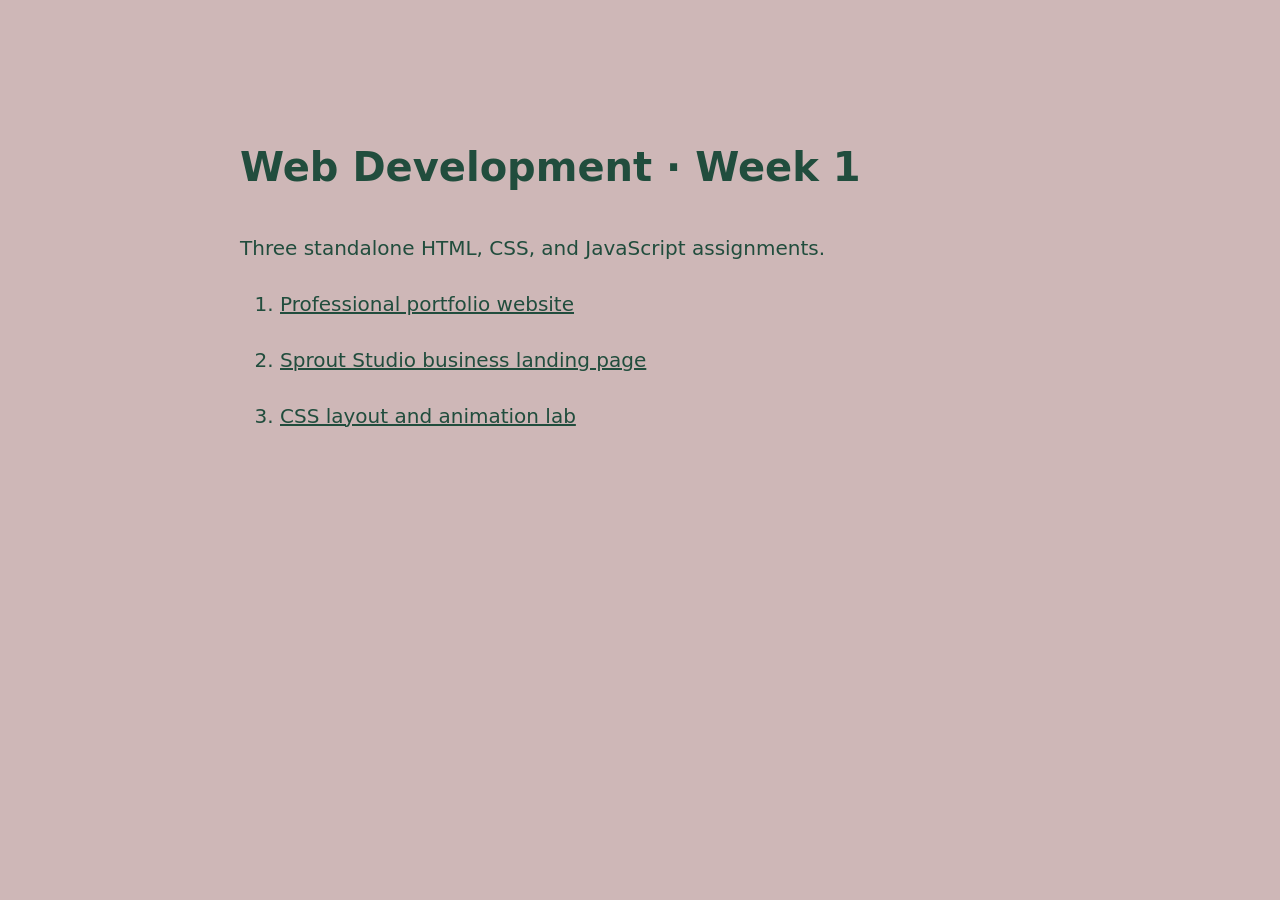
<file: week1-assignments/index.html>
<!doctype html>
<html lang="en">

<head>
  <meta charset="utf-8" />
  <meta name="viewport" content="width=device-width,initial-scale=1" />
  <title>Week 1 Assignments</title>
  <style>
    body {
      font: 20px/1.8 system-ui;
      max-width: 800px;
      margin: 80px auto;
      padding: 24px;
      background: #ceb7b7;
      color: #214d3d;
    }

    a {
      color: inherit;
    }

    li {
      margin: 20px 0;
    }
  </style>
</head>

<body>
  <h1>Web Development · Week 1</h1>
  <p>Three standalone HTML, CSS, and JavaScript assignments.</p>
  <ol>
    <li>
      <a href="portfolio-website/index.html">Professional portfolio website</a>
    </li>
    <li>
      <a href="business-landing-page/index.html">Sprout Studio business landing page</a>
    </li>
    <li>
      <a href="css-challenge/index.html">CSS layout and animation lab</a>
    </li>
  </ol>
</body>

</html>
</file>
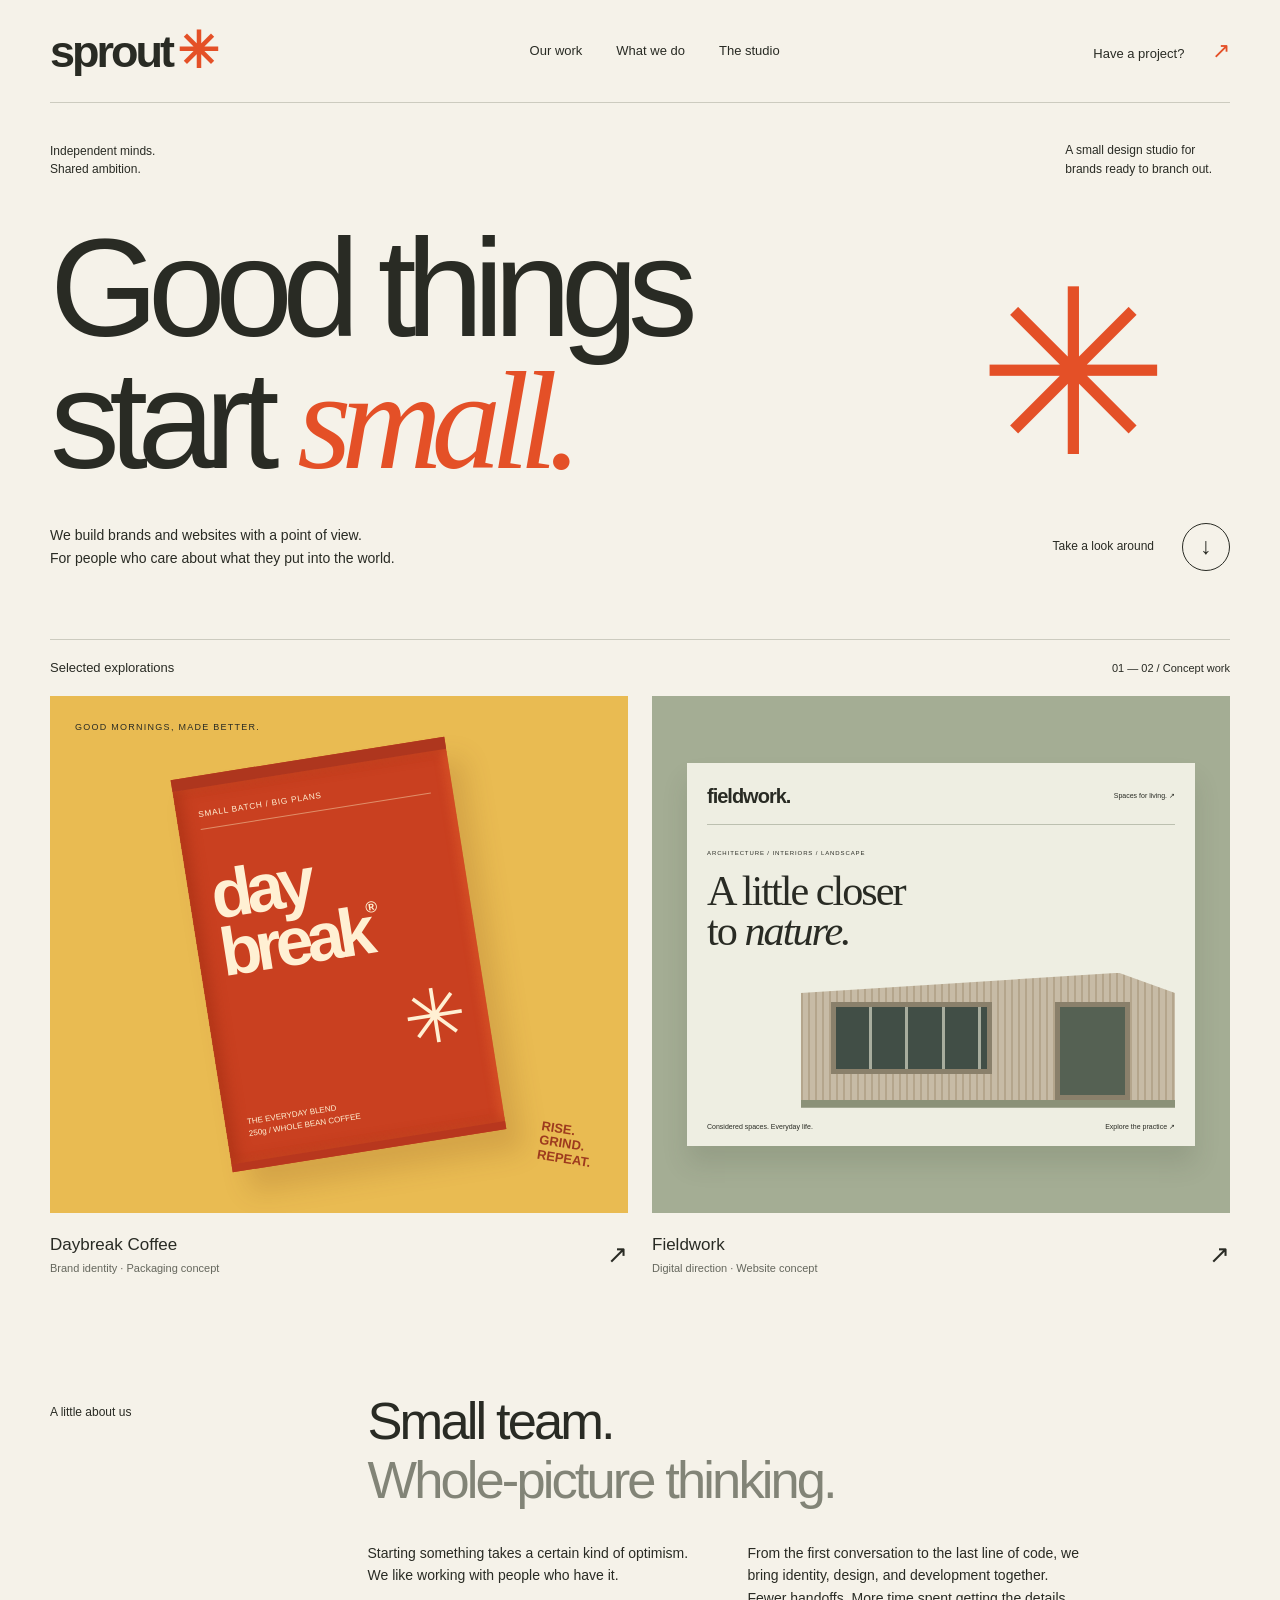
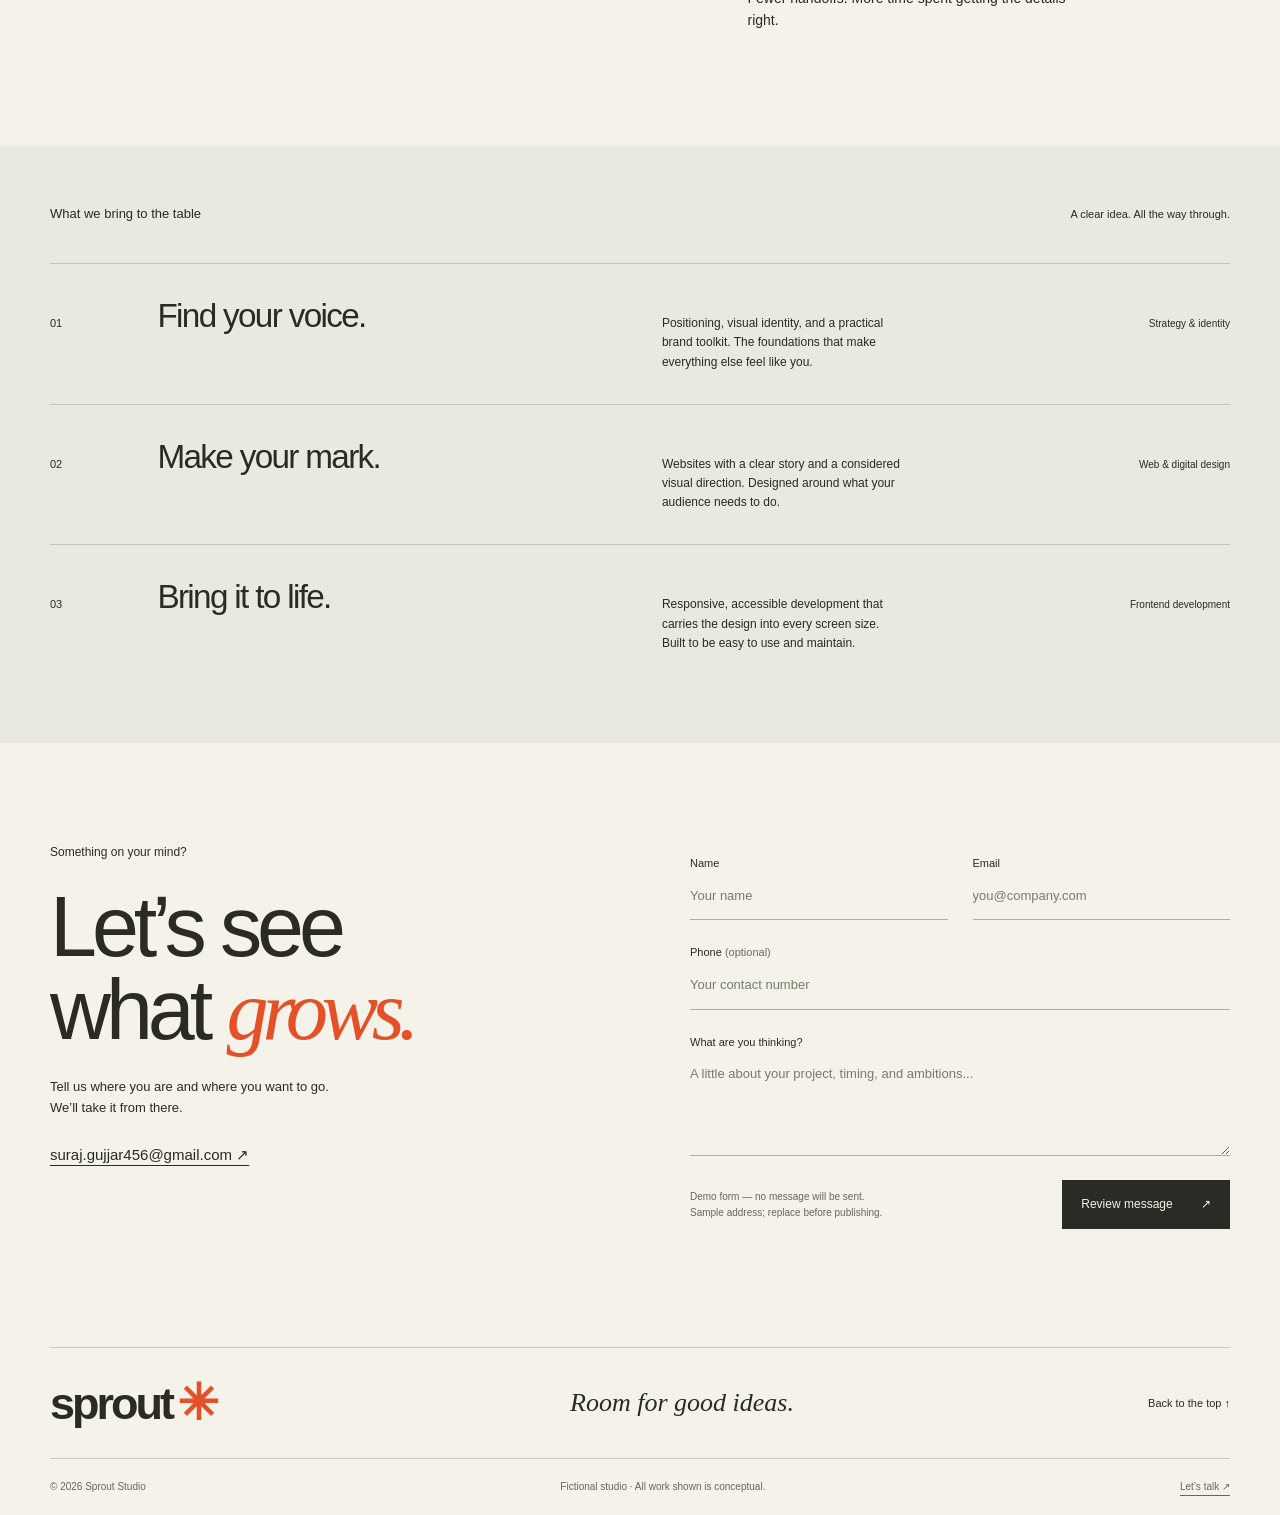
<file: week1-assignments/business-landing-page/index.html>
﻿<!doctype html>
<html lang="en">

<head>
  <meta charset="utf-8" />
  <meta name="viewport" content="width=device-width, initial-scale=1" />
  <meta name="description"
    content="Sprout is an independent design studio for brands with something to say. Brand identity, websites, and development." />
  <title>Sprout — Independent design studio</title>
  <link rel="stylesheet" href="css/style.css" />
  <script defer src="js/script.js"></script>
</head>

<body>
  <a class="skip" href="#main">Skip to content</a>
  <header class="wrap">
    <nav aria-label="Main navigation">
      <a class="brand" href="#home" aria-label="Sprout home">sprout<span aria-hidden="true">✳</span></a>
      <div class="links">
        <a href="#work">Our work</a><a href="#services">What we do</a><a href="#about">The studio</a>
      </div>
      <a class="nav-contact" href="#contact">Have a project? <span aria-hidden="true">↗</span></a>
    </nav>
  </header>
  <main id="main">
    <section id="home" class="hero wrap">
      <div class="hero-top">
        <p class="eyebrow">Independent minds.<br />Shared ambition.</p>
        <p class="hero-note">
          A small design studio for<br />brands ready to branch out.
        </p>
      </div>
      <h1>
        Good things<br />start <em>small.</em><span class="hero-flower" aria-hidden="true">✳</span>
      </h1>
      <div class="hero-bottom">
        <p>
          We build brands and websites with a point of view.<br />
          For people who care about what they put into the world.
        </p>
        <a class="round-link" href="#work"><span>Take a look around</span><span class="circle"
            aria-hidden="true">↓</span></a>
      </div>
    </section>
    <section id="work" class="work wrap">
      <div class="section-line">
        <h2>Selected explorations</h2>
        <span>01 — 02 / Concept work</span>
      </div>
      <div class="projects">
        <article class="project">
          <div class="project-visual coffee" role="img"
            aria-label="Daybreak coffee identity concept: a burnt orange coffee bag with bold cream typography on a yellow background">
            <span class="visual-caption">GOOD MORNINGS, MADE BETTER.</span>
            <div class="coffee-bag">
              <span class="bag-top">SMALL BATCH / BIG PLANS</span><strong>day<br />break<span>®</span></strong>
              <div class="sun" aria-hidden="true">✳</div>
              <span class="bag-bottom">THE EVERYDAY BLEND<br />250g / WHOLE BEAN COFFEE</span>
            </div>
            <span class="coffee-stamp">RISE.<br />GRIND.<br />REPEAT.</span>
          </div>
          <div class="project-caption">
            <h3>Daybreak Coffee</h3>
            <p>Brand identity · Packaging concept</p>
            <span aria-hidden="true">↗</span>
          </div>
        </article>
        <article class="project">
          <div class="project-visual fieldwork" role="img"
            aria-label="Fieldwork architecture website concept with a minimalist olive green layout and an abstract architectural drawing">
            <div class="browser">
              <div class="browser-nav">
                <b>fieldwork.</b><span>Spaces for living. ↗</span>
              </div>
              <p class="browser-label">
                ARCHITECTURE / INTERIORS / LANDSCAPE
              </p>
              <strong class="browser-title">A little closer<br />to <i>nature.</i></strong>
              <div class="building">
                <div class="building-window"></div>
                <div class="building-door"></div>
              </div>
              <div class="browser-foot">
                Considered spaces. Everyday life.<span>Explore the practice ↗</span>
              </div>
            </div>
          </div>
          <div class="project-caption">
            <h3>Fieldwork</h3>
            <p>Digital direction · Website concept</p>
            <span aria-hidden="true">↗</span>
          </div>
        </article>
      </div>
    </section>
    <section id="about" class="about wrap">
      <p class="eyebrow">A little about us</p>
      <div>
        <h2>Small team.<br /><span>Whole-picture thinking.</span></h2>
        <div class="about-copy">
          <p>
            Starting something takes a certain kind of optimism. We like
            working with people who have it.
          </p>
          <p>
            From the first conversation to the last line of code, we bring
            identity, design, and development together. Fewer handoffs. More
            time spent getting the details right.
          </p>
        </div>
      </div>
    </section>
    <section id="services" class="services">
      <div class="wrap">
        <div class="section-line">
          <h2>What we bring to the table</h2>
          <span>A clear idea. All the way through.</span>
        </div>
        <article class="service">
          <span class="service-number">01</span>
          <h3>Find your voice.</h3>
          <p>
            Positioning, visual identity, and a practical brand toolkit. The
            foundations that make everything else feel like you.
          </p>
          <span class="service-type">Strategy &amp; identity</span>
        </article>
        <article class="service">
          <span class="service-number">02</span>
          <h3>Make your mark.</h3>
          <p>
            Websites with a clear story and a considered visual direction.
            Designed around what your audience needs to do.
          </p>
          <span class="service-type">Web &amp; digital design</span>
        </article>
        <article class="service">
          <span class="service-number">03</span>
          <h3>Bring it to life.</h3>
          <p>
            Responsive, accessible development that carries the design into
            every screen size. Built to be easy to use and maintain.
          </p>
          <span class="service-type">Frontend development</span>
        </article>
      </div>
    </section>
    <section id="contact" class="contact wrap">
      <div class="contact-intro">
        <p class="eyebrow">Something on your mind?</p>
        <h2>Let’s see<br />what <em>grows.</em></h2>
        <p>
          Tell us where you are and where you want to go.<br />We’ll take it
          from there.
        </p>
        <a href="mailto:hello@example.com">suraj.gujjar456@gmail.com ↗</a>
      </div>
      <form>
        <div class="form-row">
          <label>Name<input name="name" autocomplete="name" required maxlength="100"
              placeholder="Your name" /></label><label>Email<input name="email" type="email" autocomplete="email"
              required placeholder="you@company.com" /></label>
        </div>
        <label>Phone <span>(optional)</span><input name="phone" type="tel" autocomplete="tel"
            placeholder="Your contact number" /></label>
        <label>What are you thinking?<textarea name="message" required minlength="10" maxlength="3000"
            placeholder="A little about your project, timing, and ambitions..."></textarea>
        </label>
        <div class="form-bottom">
          <p class="notice">
            Demo form — no message will be sent.<br />Sample address; replace
            before publishing.
          </p>
          <button type="submit">
            Review message <span aria-hidden="true">↗</span>
          </button>
        </div>
        <p role="status" aria-live="polite"></p>
      </form>
    </section>
  </main>
  <footer class="wrap">
    <div class="footer-top">
      <a class="brand" href="#home">sprout<span aria-hidden="true">✳</span></a>
      <p>Room for good ideas.</p>
      <a href="#home">Back to the top ↑</a>
    </div>
    <div class="footer-bottom">
      <span>© 2026 Sprout Studio</span><span>Fictional studio · All work shown is conceptual.</span><a
        href="#contact">Let’s talk ↗</a>
    </div>
  </footer>
</body>

</html>
</file>
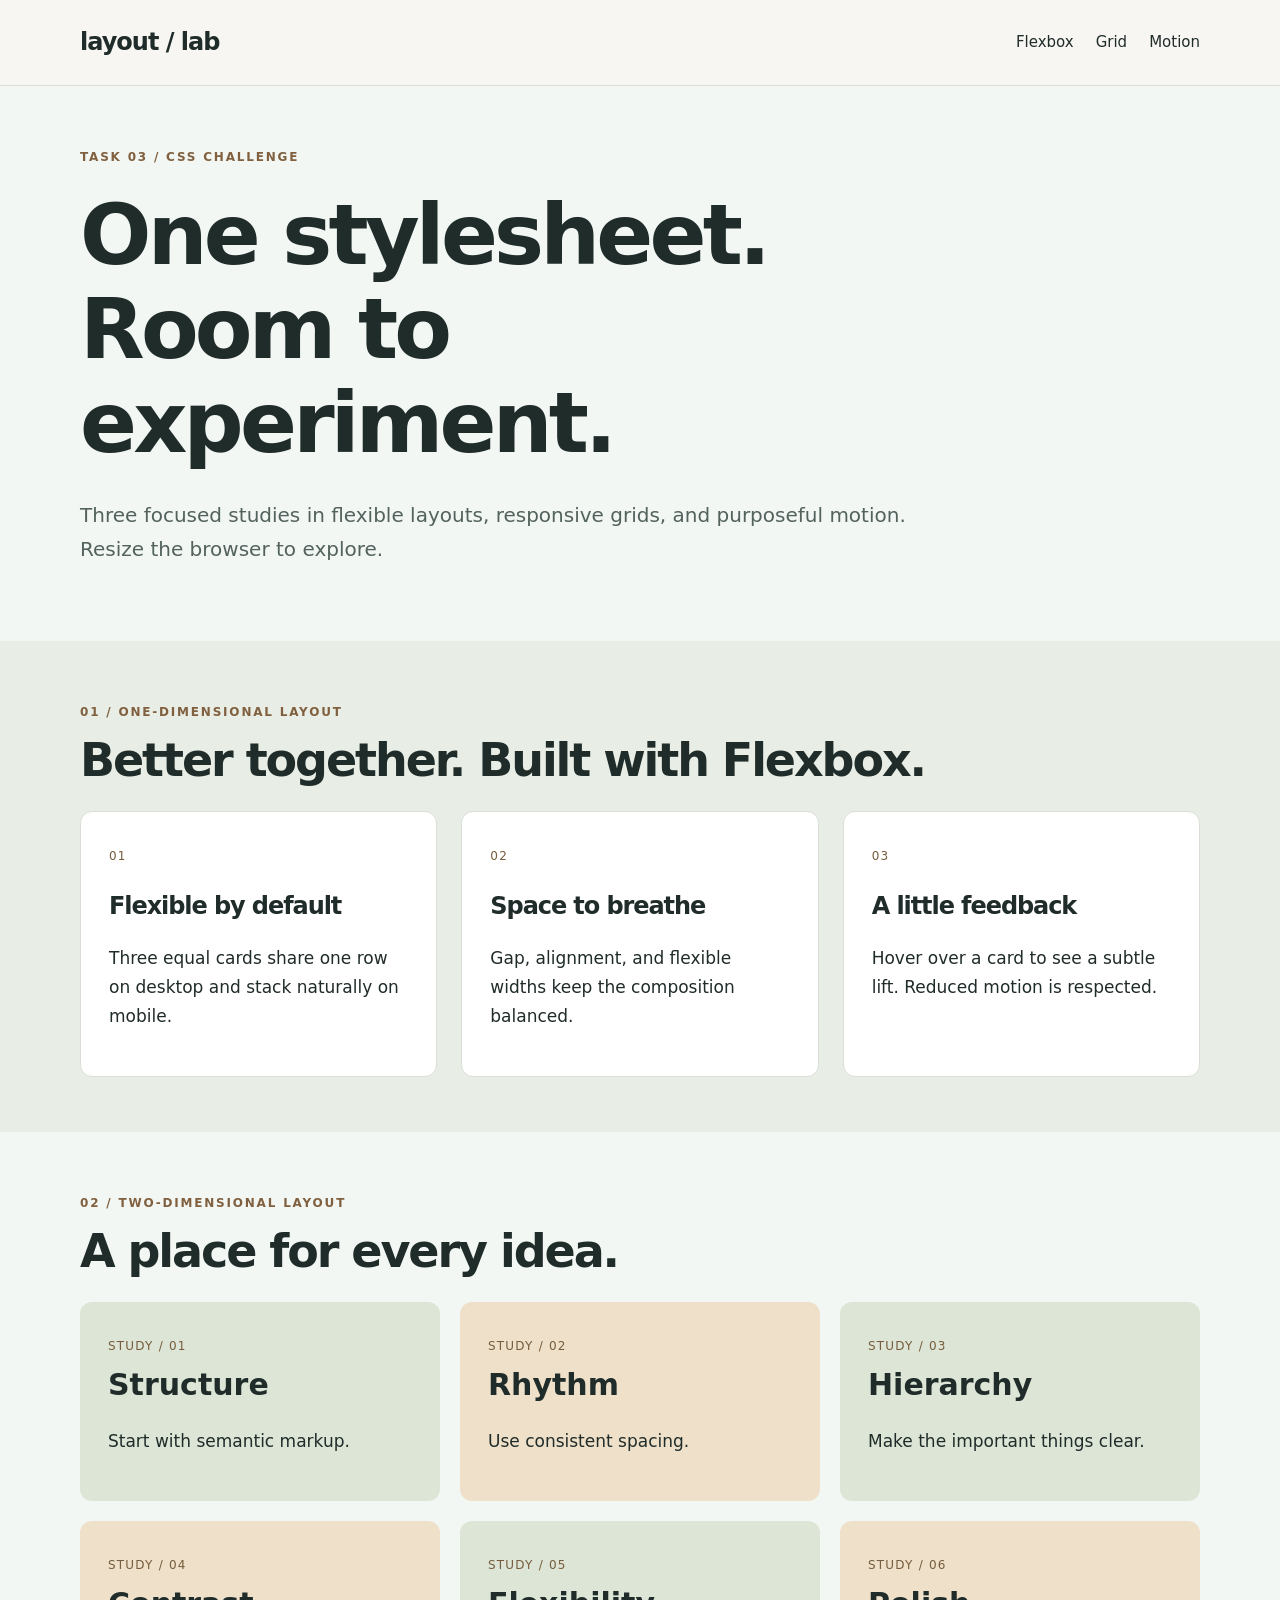
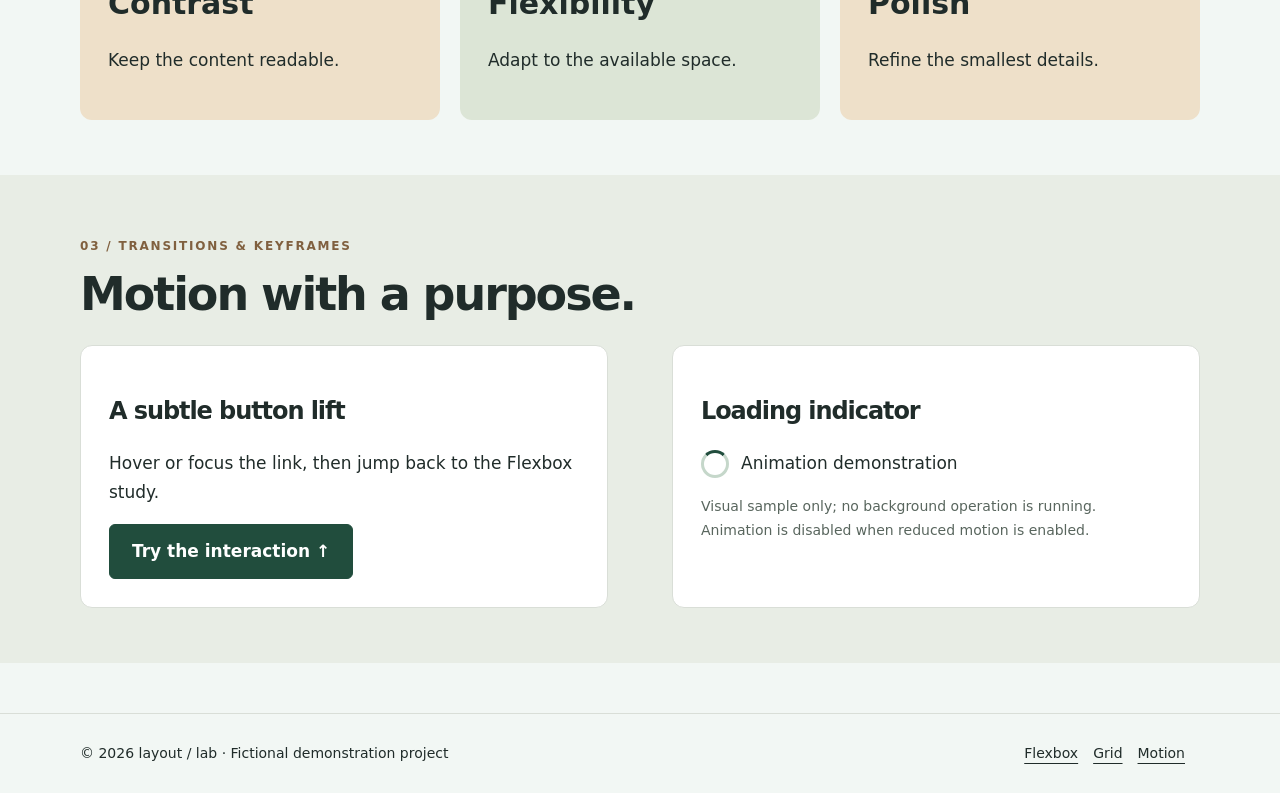
<file: week1-assignments/css-challenge/index.html>
<!doctype html>
<html lang="en">

<head>
  <meta charset="utf-8">
  <meta name="viewport" content="width=device-width, initial-scale=1">
  <meta name="description" content="CSS Layout Lab — Week 1 frontend assignment.">
  <title>CSS Layout Lab</title>
  <link rel="stylesheet" href="css/style.css">
  <script defer src="js/script.js"></script>
</head>

<body><a class="skip" href="#main">Skip to content</a>
  <header>
    <nav class="wrap" aria-label="Main navigation"><a class="brand" href="index.html">layout / lab</a>
      <div class="links"><a href="#flexbox">Flexbox</a><a href="#grid">Grid</a><a href="#animation">Motion</a></div>
    </nav>
  </header>
  <main id="main">
    <section class="wrap"><span class="eyebrow">Task 03 / CSS challenge</span>
      <h1>One stylesheet.<br>Room to experiment.</h1>
      <p class="lead">Three focused studies in flexible layouts, responsive grids, and purposeful motion. Resize the
        browser to explore.</p>
    </section>
    <section id="flexbox" class="band">
      <div class="wrap"><span class="eyebrow">01 / One-dimensional layout</span>
        <h2>Better together. Built with Flexbox.</h2>
        <div class="flex-row">
          <article class="card"><span class="tag">01</span>
            <h3>Flexible by default</h3>
            <p>Three equal cards share one row on desktop and stack naturally on mobile.</p>
          </article>
          <article class="card"><span class="tag">02</span>
            <h3>Space to breathe</h3>
            <p>Gap, alignment, and flexible widths keep the composition balanced.</p>
          </article>
          <article class="card"><span class="tag">03</span>
            <h3>A little feedback</h3>
            <p>Hover over a card to see a subtle lift. Reduced motion is respected.</p>
          </article>
        </div>
      </div>
    </section>
    <section id="grid" class="wrap"><span class="eyebrow">02 / Two-dimensional layout</span>
      <h2>A place for every idea.</h2>
      <div class="gallery">
        <article class="tile"><span class="tag">Study / 01</span><strong>Structure</strong>
          <p>Start with semantic markup.</p>
        </article>
        <article class="tile"><span class="tag">Study / 02</span><strong>Rhythm</strong>
          <p>Use consistent spacing.</p>
        </article>
        <article class="tile"><span class="tag">Study / 03</span><strong>Hierarchy</strong>
          <p>Make the important things clear.</p>
        </article>
        <article class="tile"><span class="tag">Study / 04</span><strong>Contrast</strong>
          <p>Keep the content readable.</p>
        </article>
        <article class="tile"><span class="tag">Study / 05</span><strong>Flexibility</strong>
          <p>Adapt to the available space.</p>
        </article>
        <article class="tile"><span class="tag">Study / 06</span><strong>Polish</strong>
          <p>Refine the smallest details.</p>
        </article>
      </div>
    </section>
    <section id="animation" class="band">
      <div class="wrap"><span class="eyebrow">03 / Transitions &amp; keyframes</span>
        <h2>Motion with a purpose.</h2>
        <div class="split">
          <article class="card">
            <h3>A subtle button lift</h3>
            <p>Hover or focus the link, then jump back to the Flexbox study.</p><a class="button" href="#flexbox">Try
              the interaction &uarr;</a>
          </article>
          <article class="card">
            <h3>Loading indicator</h3>
            <p><span class="spinner" aria-hidden="true"></span>Animation demonstration</p>
            <p class="notice">Visual sample only; no background operation is running. Animation is disabled when reduced
              motion is enabled.</p>
          </article>
        </div>
      </div>
    </section>
  </main>
  <footer>
    <div class="wrap"><span>&copy; 2026 layout / lab · Fictional demonstration project</span><span><a
          href="#flexbox">Flexbox</a><a href="#grid">Grid</a><a href="#animation">Motion</a></span></div>
  </footer>
</body>

</html>
</file>
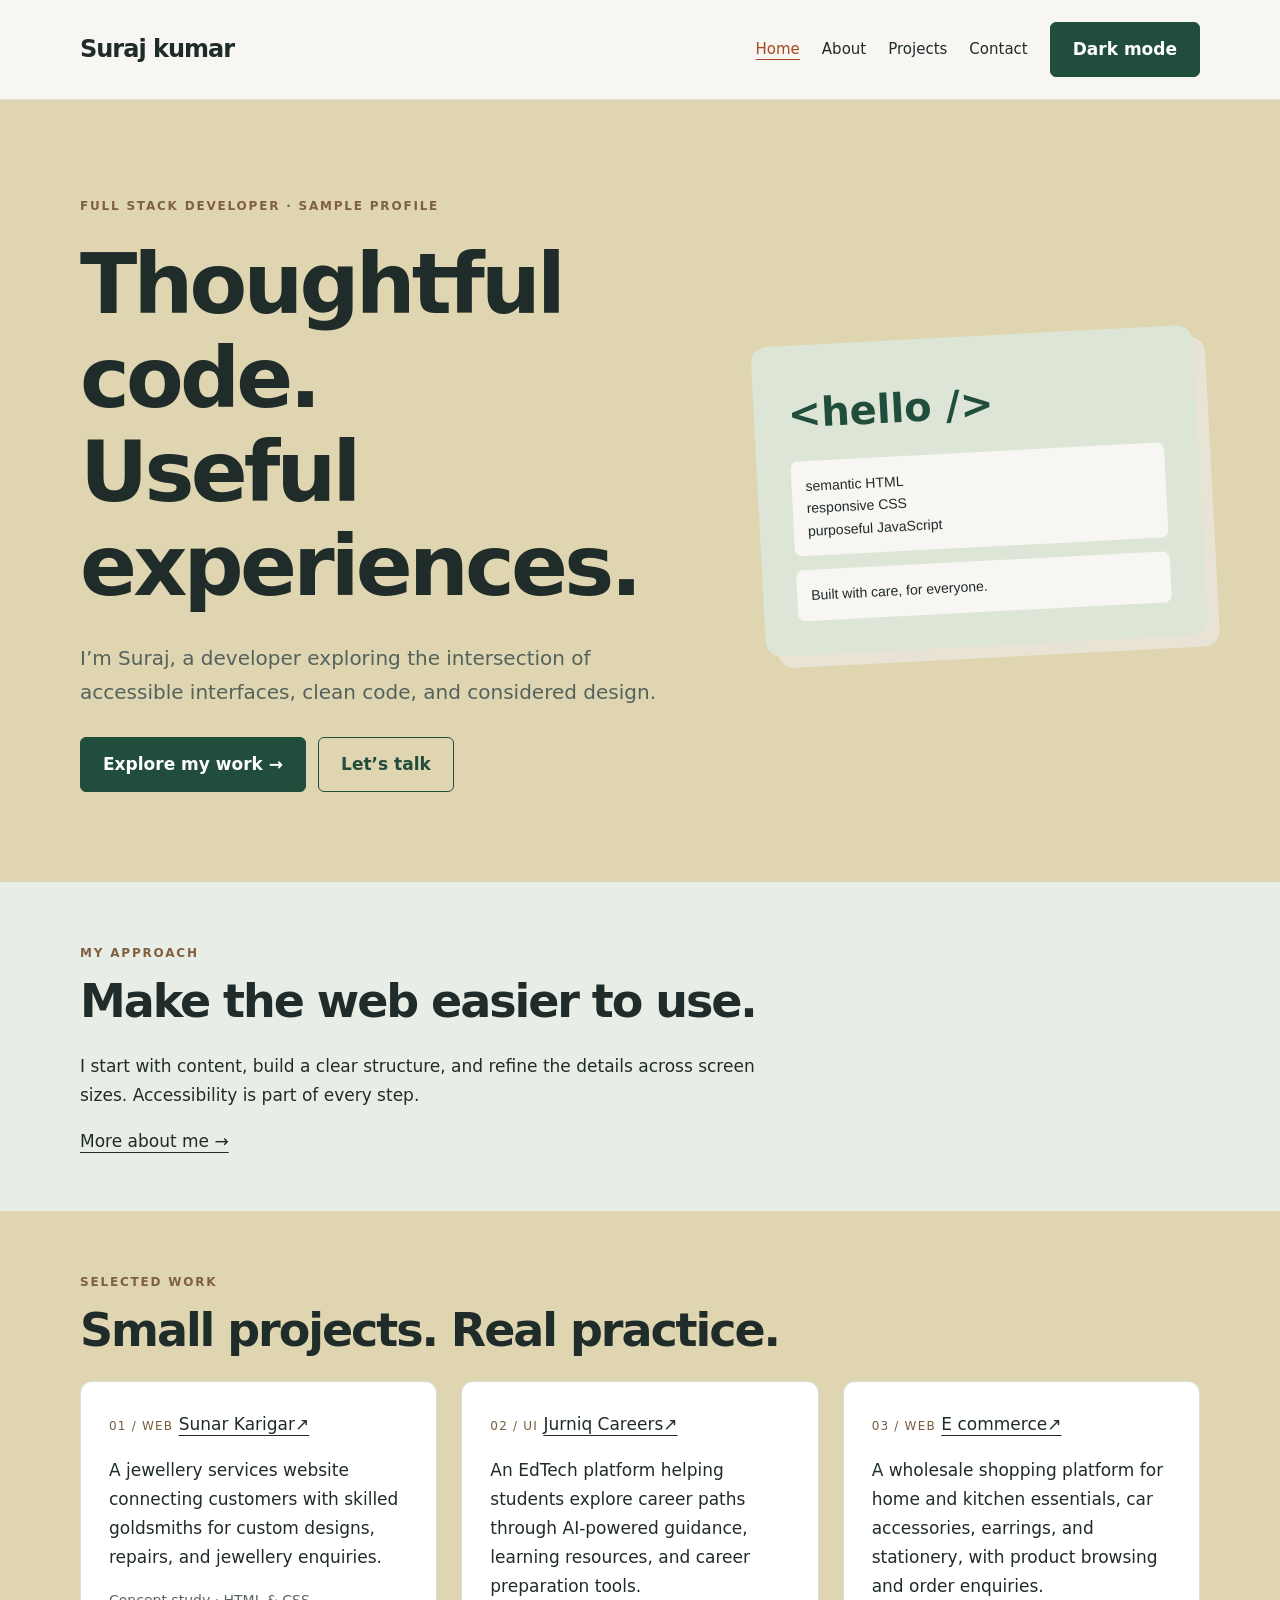
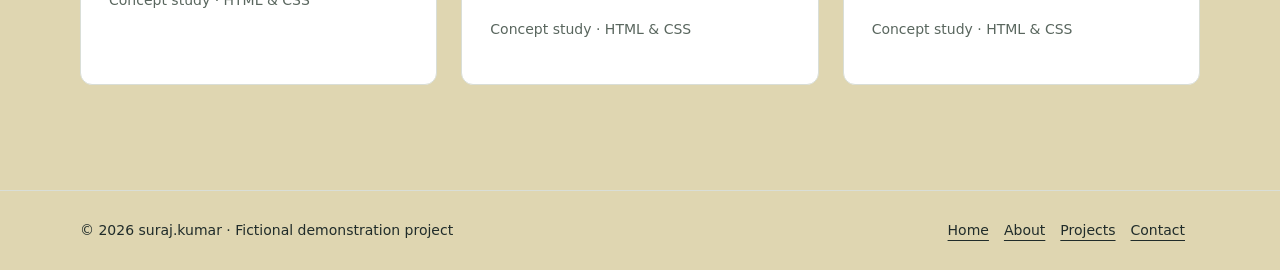
<file: week1-assignments/portfolio-website/index.html>
<!doctype html>
<html lang="en">

<head>
  <meta charset="utf-8">
  <meta name="viewport" content="width=device-width, initial-scale=1">
  <meta name="description" content="Suraj Kumar | Full Stack Developer — Week 1 frontend assignment.">
  <title>Suraj Kumar | Full Stack Developer</title>
  <link rel="stylesheet" href="css/style.css">
  <script defer src="js/script.js"></script>
</head>

<body><a class="skip" href="#main">Skip to content</a>
  <header>
    <nav class="wrap" aria-label="Main navigation"><a class="brand" href="index.html">Suraj kumar</a>
      <div class="links"><a href="index.html" aria-current="page">Home</a><a href="about.html">About</a><a
          href="projects.html">Projects</a><a href="contact.html">Contact</a><button data-theme
          aria-pressed="false">Dark mode</button></div>
    </nav>
  </header>
  <main id="main">
    <div class="wrap hero">
      <div><span class="eyebrow">Full stack developer · Sample profile</span>
        <h1>Thoughtful code.<br>Useful experiences.</h1>
        <p class="lead">I’m Suraj, a developer exploring the intersection of accessible interfaces, clean code, and
          considered design.</p>
        <div class="actions"><a class="button" href="projects.html">Explore my work &rarr;</a><a
            class="button secondary" href="contact.html">Let’s talk</a></div>
      </div>
      <div class="art" role="img" aria-label="Illustrated frontend code card"><b>&lt;hello /&gt;</b><span>semantic
          HTML<br>responsive CSS<br>purposeful JavaScript</span><span>Built with care, for everyone.</span></div>
    </div>
    <section class="band">
      <div class="wrap"><span class="eyebrow">My approach</span>
        <h2>Make the web easier to use.</h2>
        <p>I start with content, build a clear structure, and refine the details across screen sizes. Accessibility is
          part of every step.</p><a href="about.html">More about me &rarr;</a>
      </div>
    </section>
    <section class="wrap"><span class="eyebrow">Selected work</span>
      <h2>Small projects. Real practice.</h2>
      <div class="grid">
        <article class="card" data-category="web"><span class="tag">01 / web</span>

          <a href="https://sunar-karighar.onrender.com/">Sunar Karigar↗</a>
          <p>A jewellery services website connecting customers with skilled goldsmiths for custom designs, repairs, and
            jewellery enquiries.</p>
          <p class="notice">Concept study · HTML &amp; CSS</p>
        </article>
        <article class="card" data-category="ui"><span class="tag">02 / ui</span>
          <a href="https://jurniqcareers.com/">Jurniq Careers↗</a>
          <p>An EdTech platform helping students explore career paths through AI-powered guidance, learning resources,
            and career preparation tools.</p>
          <p class="notice">Concept study · HTML &amp; CSS</p>
        </article>
        <article class="card" data-category="web"><span class="tag">03 / web</span>
          <a href="https://github.com/Suraj96504/jurniqwholesale/">E commerce↗</a>
          <p>A wholesale shopping platform for home and kitchen essentials, car accessories, earrings, and stationery,
            with product browsing and order enquiries.</p>
          <p class="notice">Concept study · HTML &amp; CSS</p>
        </article>
      </div>
    </section>
  </main>
  <footer>
    <div class="wrap"><span>&copy; 2026 suraj.kumar · Fictional demonstration project</span><span><a href="index.html"
          aria-current="page">Home</a><a href="about.html">About</a><a href="projects.html">Projects</a><a
          href="contact.html">Contact</a></span></div>
  </footer>
</body>

</html>
</file>
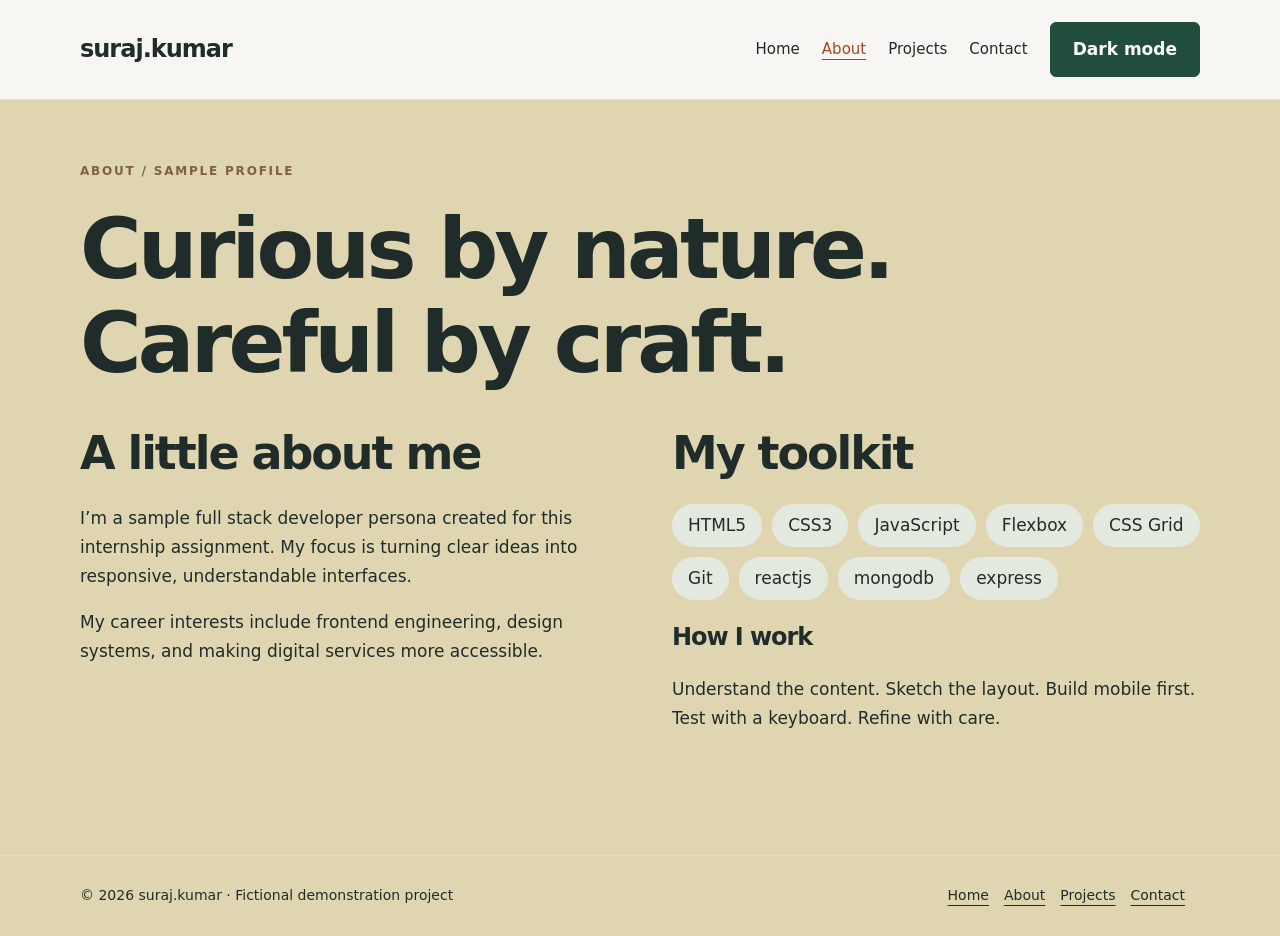
<file: week1-assignments/portfolio-website/about.html>
<!doctype html>
<html lang="en">

<head>
  <meta charset="utf-8">
  <meta name="viewport" content="width=device-width, initial-scale=1">
  <meta name="description" content="About Suraj — Week 1 frontend assignment.">
  <title>About Suraj</title>
  <link rel="stylesheet" href="css/style.css">
  <script defer src="js/script.js"></script>
</head>

<body><a class="skip" href="#main">Skip to content</a>
  <header>
    <nav class="wrap" aria-label="Main navigation"><a class="brand" href="index.html">suraj.kumar</a>
      <div class="links"><a href="index.html">Home</a><a href="about.html" aria-current="page">About</a><a
          href="projects.html">Projects</a><a href="contact.html">Contact</a><button data-theme
          aria-pressed="false">Dark mode</button></div>
    </nav>
  </header>
  <main id="main">
    <section class="wrap"><span class="eyebrow">About / Sample profile</span>
      <h1>Curious by nature.<br>Careful by craft.</h1>
      <div class="split">
        <div>
          <h2>A little about me</h2>
          <p>I’m a sample full stack developer persona created for this internship assignment. My focus is turning clear
            ideas into responsive, understandable interfaces.</p>
          <p>My career interests include frontend engineering, design systems, and making digital services more
            accessible.</p>
        </div>
        <div>
          <h2>My toolkit</h2>
          <div class="skills"><span>HTML5</span><span>CSS3</span><span>JavaScript</span><span>Flexbox</span><span>CSS
              Grid</span><span>Git</span>
            <span>reactjs</span>
            <span>mongodb</span>
            <span>express</span>
          </div>
          <h3>How I work</h3>
          <p>Understand the content. Sketch the layout. Build mobile first. Test with a keyboard. Refine with care.</p>
        </div>
      </div>
    </section>
  </main>
  <footer>
    <div class="wrap"><span>&copy; 2026 suraj.kumar · Fictional demonstration project</span><span><a
          href="index.html">Home</a><a href="about.html" aria-current="page">About</a><a
          href="projects.html">Projects</a><a href="contact.html">Contact</a></span></div>
  </footer>
</body>

</html>
</file>
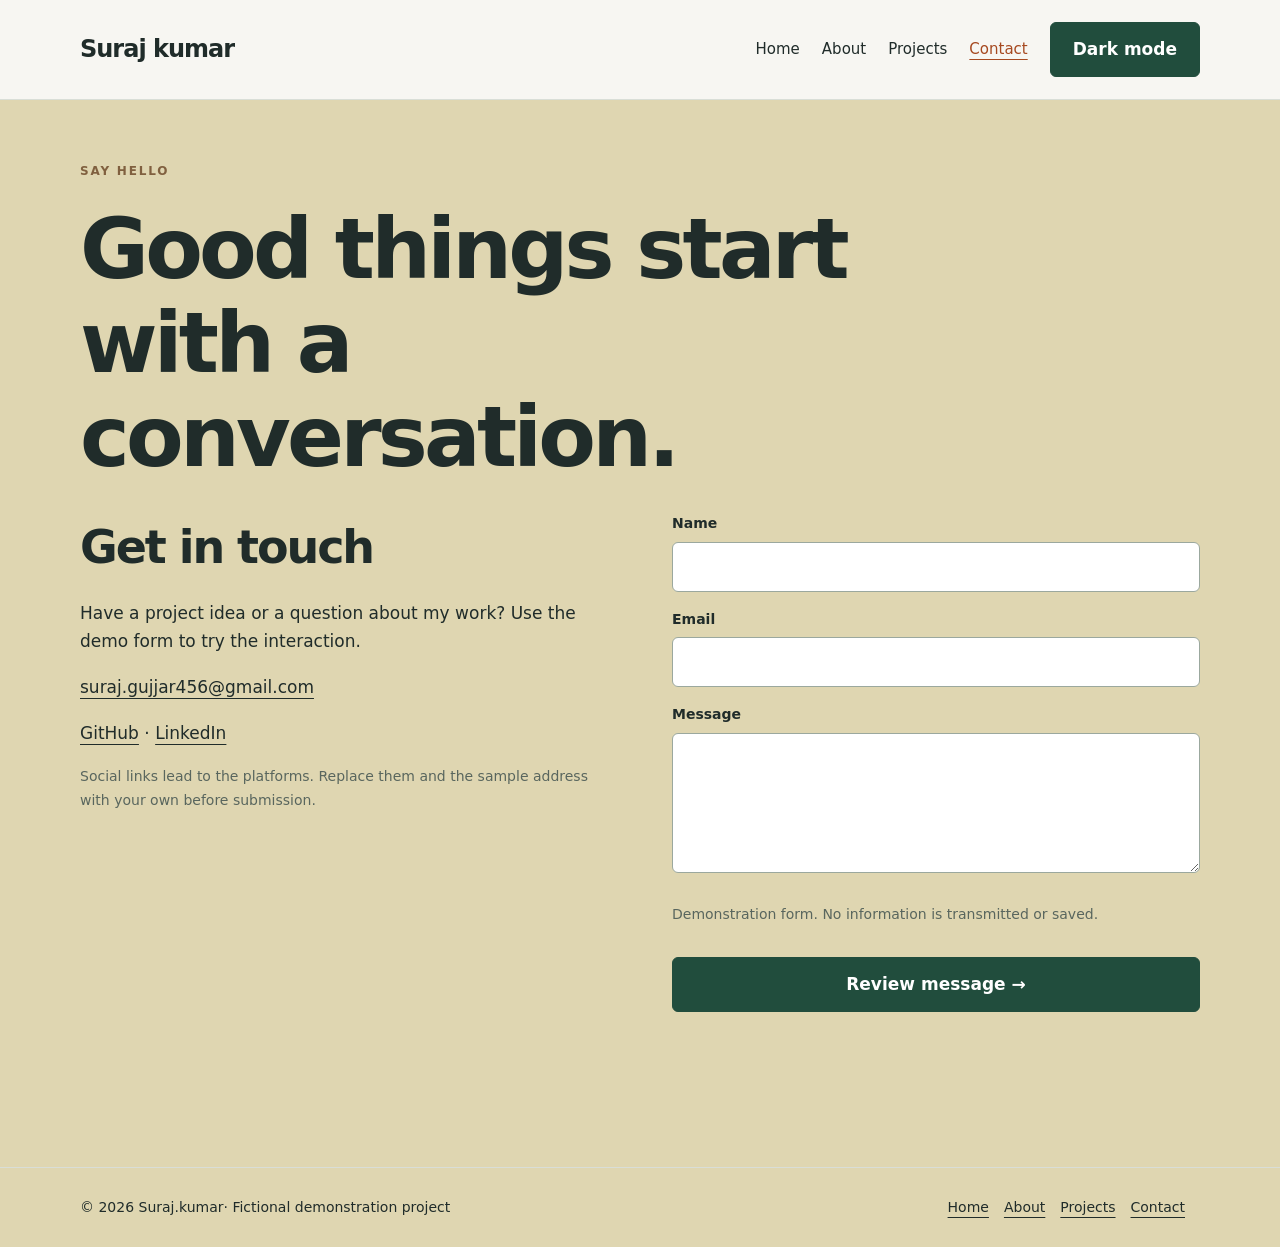
<file: week1-assignments/portfolio-website/contact.html>
<!doctype html>
<html lang="en">

<head>
  <meta charset="utf-8">
  <meta name="viewport" content="width=device-width, initial-scale=1">
  <meta name="description" content="Contact Suraj — Week 1 frontend assignment.">
  <title>Contact Suraj</title>
  <link rel="stylesheet" href="css/style.css">
  <script defer src="js/script.js"></script>
</head>

<body><a class="skip" href="#main">Skip to content</a>
  <header>
    <nav class="wrap" aria-label="Main navigation"><a class="brand" href="index.html">Suraj kumar</a>
      <div class="links"><a href="index.html">Home</a><a href="about.html">About</a><a
          href="projects.html">Projects</a><a href="contact.html" aria-current="page">Contact</a><button data-theme
          aria-pressed="false">Dark mode</button></div>
    </nav>
  </header>
  <main id="main">
    <section class="wrap"><span class="eyebrow">Say hello</span>
      <h1>Good things start<br>with a conversation.</h1>
      <div class="split">
        <div>
          <h2>Get in touch</h2>
          <p>Have a project idea or a question about my work? Use the demo form to try the interaction.</p>
          <p><a href="mailto:suraj.gujjar456@gmail.com">suraj.gujjar456@gmail.com</a></p>
          <p><a href="https://github.com/Suraj96504">GitHub</a> · <a
              href="https://www.linkedin.com/in/kumar-suraj77/">LinkedIn</a></p>
          <p class="notice">Social links lead to the platforms. Replace them and the sample address with your own before
            submission.</p>
        </div>
        <form><label>Name<input name="name" autocomplete="name" required maxlength="100"></label><label>Email<input
              name="email" type="email" autocomplete="email" required></label><label>Message<textarea name="message"
              required minlength="10" maxlength="3000"></textarea></label>
          <p class="notice">Demonstration form. No information is transmitted or saved.</p><button type="submit">Review
            message &rarr;</button>
          <p role="status" aria-live="polite"></p>
        </form>
      </div>
    </section>
  </main>
  <footer>
    <div class="wrap"><span>&copy; 2026 Suraj.kumar· Fictional demonstration project</span><span><a
          href="index.html">Home</a><a href="about.html">About</a><a href="projects.html">Projects</a><a
          href="contact.html" aria-current="page">Contact</a></span></div>
  </footer>
</body>

</html>
</file>
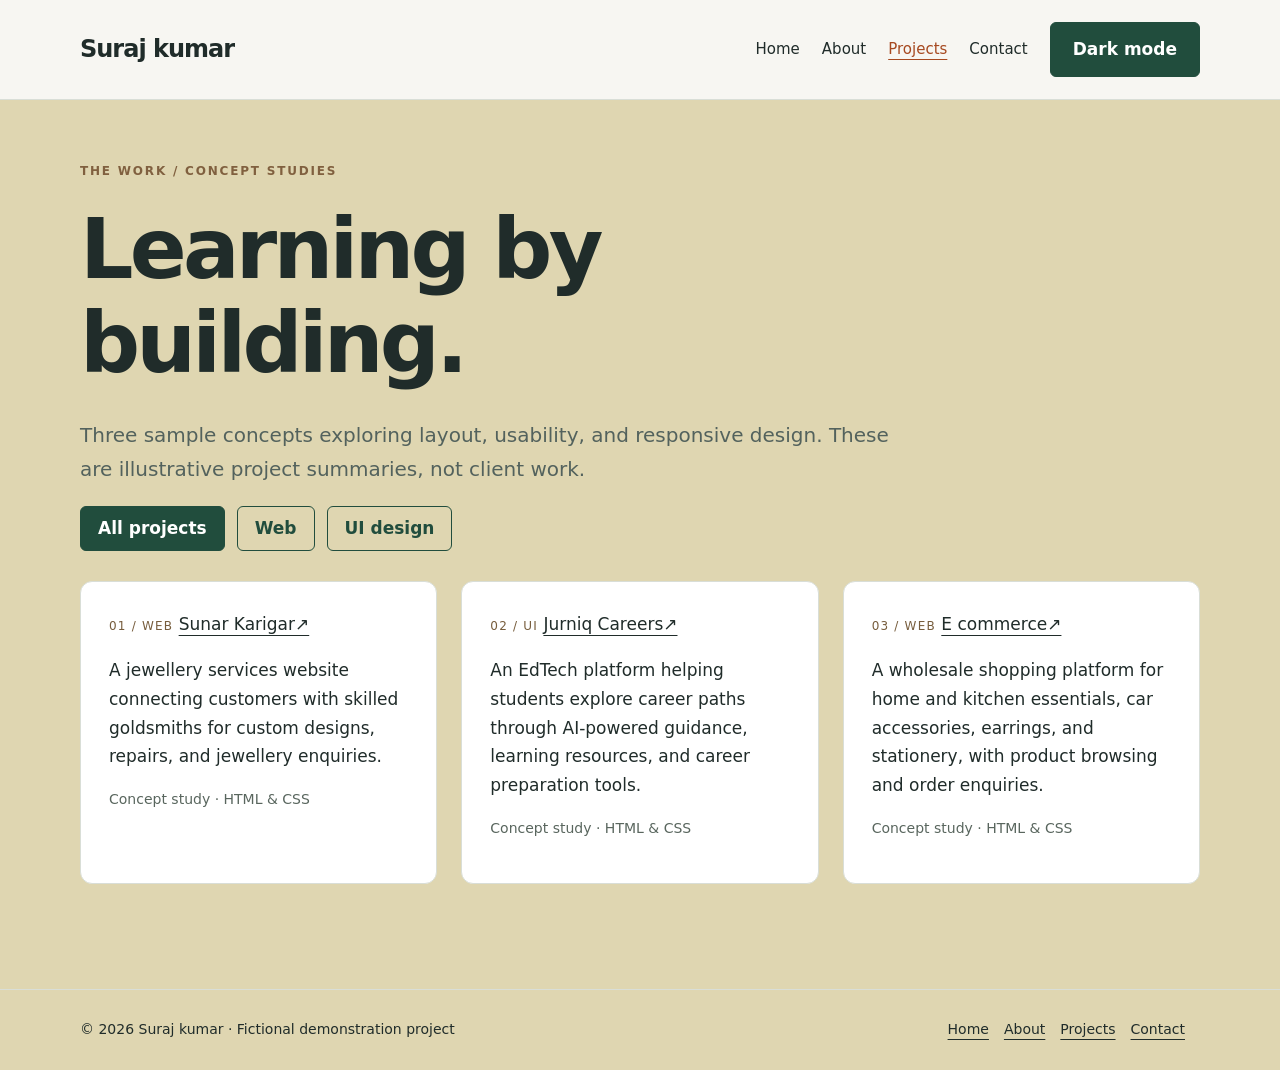
<file: week1-assignments/portfolio-website/projects.html>
<!doctype html>
<html lang="en">

<head>
  <meta charset="utf-8">
  <meta name="viewport" content="width=device-width, initial-scale=1">
  <meta name="description" content="Projects by Alex — Week 1 frontend assignment.">
  <title>Projects by Suraj</title>
  <link rel="stylesheet" href="css/style.css">
  <script defer src="js/script.js"></script>
</head>

<body><a class="skip" href="#main">Skip to content</a>
  <header>
    <nav class="wrap" aria-label="Main navigation"><a class="brand" href="index.html">Suraj kumar</a>
      <div class="links"><a href="index.html">Home</a><a href="about.html">About</a><a href="projects.html"
          aria-current="page">Projects</a><a href="contact.html">Contact</a><button data-theme aria-pressed="false">Dark
          mode</button></div>
    </nav>
  </header>
  <main id="main">
    <section class="wrap"><span class="eyebrow">The work / Concept studies</span>
      <h1>Learning by building.</h1>
      <p class="lead">Three sample concepts exploring layout, usability, and responsive design. These are illustrative
        project summaries, not client work.</p>
      <div class="filters" aria-label="Filter projects"><button data-filter="all" aria-pressed="true">All
          projects</button><button data-filter="web" aria-pressed="false">Web</button><button data-filter="ui"
          aria-pressed="false">UI design</button></div>
      <div class="grid">
        <article class="card" data-category="web"><span class="tag">01 / web</span>
          <a href="https://sunar-karighar.onrender.com/">Sunar Karigar↗</a>
          <p>A jewellery services website connecting customers with skilled goldsmiths for custom designs, repairs, and
            jewellery enquiries.</p>
          <p class="notice">Concept study · HTML &amp; CSS</p>
        </article>
        <article class="card" data-category="ui"><span class="tag">02 / ui</span>
          <a href="https://jurniqcareers.com/">Jurniq Careers↗</a>
          <p>An EdTech platform helping students explore career paths through AI-powered guidance, learning resources,
            and career preparation tools.</p>
          <p class="notice">Concept study · HTML &amp; CSS</p>
        </article>
        <article class="card" data-category="web"><span class="tag">03 / web</span>
          <a href="https://github.com/Suraj96504/jurniqwholesale/">E commerce↗</a>
          <p>A wholesale shopping platform for home and kitchen essentials, car accessories, earrings, and stationery,
            with product browsing and order enquiries.</p>
          <p class="notice">Concept study · HTML &amp; CSS</p>
        </article>
      </div>
    </section>
  </main>
  <footer>
    <div class="wrap"><span>&copy; 2026 Suraj kumar · Fictional demonstration project</span><span><a
          href="index.html">Home</a><a href="about.html">About</a><a href="projects.html"
          aria-current="page">Projects</a><a href="contact.html">Contact</a></span></div>
  </footer>
</body>

</html>
</file>
<file: week1-assignments/business-landing-page/css/style.css>
@charset "UTF-8";
:root {
  --paper: #f5f2e9;
  --ink: #292b24;
  --orange: #e45027;
  --line: #cccbbf;
}
* {
  box-sizing: border-box;
}
html {
  scroll-behavior: smooth;
  scroll-padding-top: 24px;
}
body {
  margin: 0;
  background: var(--paper);
  color: var(--ink);
  font:
    15px/1.6 Arial,
    Helvetica,
    sans-serif;
}
a {
  color: inherit;
  text-underline-offset: 5px;
}
a:focus-visible,
button:focus-visible,
input:focus-visible,
textarea:focus-visible {
  outline: 2px solid var(--orange);
  outline-offset: 5px;
}
button,
input,
textarea {
  font: inherit;
}
.wrap {
  width: min(1320px, calc(100% - 100px));
  margin-inline: auto;
}
.skip {
  position: absolute;
  top: -80px;
  left: 16px;
  padding: 10px;
  background: var(--ink);
  color: white;
  z-index: 10;
}
.skip:focus {
  top: 12px;
}
nav {
  display: flex;
  justify-content: space-between;
  align-items: center;
  padding-block: 26px;
  border-bottom: 1px solid var(--line);
  gap: 20px;
}
.brand {
  font-size: 45px;
  line-height: 1;
  font-weight: 800;
  letter-spacing: -3px;
  text-decoration: none;
  display: inline-flex;
  align-items: center;
  gap: 5px;
}
.brand span {
  color: var(--orange);
  font-size: 50px;
}
.links {
  display: flex;
  gap: 34px;
}
.links a,
.nav-contact {
  font-size: 13px;
  text-decoration: none;
}
.links a:hover,
.nav-contact:hover {
  text-decoration: underline;
}
.nav-contact span {
  margin-left: 24px;
  color: var(--orange);
  font-size: 22px;
}
.hero {
  padding-block: 38px 68px;
}
.hero-top,
.hero-bottom {
  display: flex;
  justify-content: space-between;
  align-items: center;
  gap: 30px;
}
p {
  margin: 0;
}
.eyebrow {
  font-size: 12px;
  line-height: 1.5;
}
.hero-note {
  font-size: 12px;
  padding-right: 18px;
}
h1 {
  font-size: clamp(80px, 10.9vw, 157px);
  letter-spacing: -0.075em;
  line-height: 0.94;
  font-weight: 500;
  margin: 44px 0 36px;
  position: relative;
}
h1 em,
.contact h2 em {
  font-family: Georgia, "Times New Roman", serif;
  font-weight: 400;
  color: var(--orange);
  letter-spacing: -0.075em;
}
.hero-flower {
  position: absolute;
  right: 6%;
  bottom: -2%;
  color: var(--orange);
  font-size: clamp(130px, 18vw, 250px);
  line-height: 1;
  font-family: Georgia, serif;
}
.hero-bottom {
  font-size: 14px;
}
.round-link {
  display: flex;
  gap: 28px;
  align-items: center;
  text-decoration: none;
  font-size: 12px;
}
.circle {
  width: 48px;
  height: 48px;
  display: grid;
  place-items: center;
  border: 1px solid var(--ink);
  border-radius: 50%;
  font-size: 23px;
  transition:
    background 0.2s,
    color 0.2s;
}
.round-link:hover .circle {
  background: var(--ink);
  color: var(--paper);
}
.section-line {
  display: flex;
  justify-content: space-between;
  align-items: baseline;
  gap: 20px;
  padding-block: 18px;
  border-top: 1px solid var(--line);
}
.section-line h2 {
  font-size: 13px;
  font-weight: 400;
  margin: 0;
}
.section-line > span {
  font-size: 11px;
}
.projects {
  display: grid;
  grid-template-columns: 1fr 1fr;
  gap: 24px;
}
.project-visual {
  aspect-ratio: 1.12;
  position: relative;
  overflow: hidden;
  display: grid;
  place-items: center;
}
.coffee {
  background: #e9bb52;
}
.visual-caption {
  position: absolute;
  top: 24px;
  left: 25px;
  font-size: 9px;
  letter-spacing: 0.14em;
}
.coffee-bag {
  position: relative;
  width: 48%;
  height: 77%;
  color: #fff0d3;
  background: #c94020;
  transform: rotate(-9deg);
  box-shadow:
    15px 23px 26px #81451c30,
    inset 8px 0 14px #96281070,
    inset -5px 0 8px #f16e3260;
  padding: 20px 22px;
  display: flex;
  flex-direction: column;
  justify-content: space-between;
  border-top: 12px solid #ae361e;
  border-bottom: 8px solid #b8371e;
}
.bag-top {
  font-size: clamp(6px, 0.65vw, 9px);
  letter-spacing: 0.09em;
  border-bottom: 1px solid #f4d2aa88;
  padding-bottom: 8px;
}
.coffee-bag strong {
  font-size: clamp(38px, 5.3vw, 76px);
  letter-spacing: -0.09em;
  line-height: 0.85;
  font-weight: 800;
  position: relative;
}
.coffee-bag strong span {
  font-size: 16px;
  vertical-align: top;
  letter-spacing: 0;
}
.sun {
  font:
    75px/0.8 Georgia,
    serif;
  align-self: flex-end;
}
.bag-bottom {
  font-size: clamp(6px, 0.63vw, 9px);
  line-height: 1.6;
}
.coffee-stamp {
  position: absolute;
  right: 6%;
  bottom: 9%;
  font-size: 13px;
  line-height: 1.1;
  font-weight: 800;
  transform: rotate(9deg);
  color: #9d3a1e;
}
.fieldwork {
  background: #a4ad94;
  padding: 35px;
}
.browser {
  width: 100%;
  background: #eeeee2;
  box-shadow: 0 18px 24px #2c3a2420;
  padding: 17px 20px 14px;
  position: relative;
}
.browser-nav {
  display: flex;
  justify-content: space-between;
  align-items: center;
  padding-bottom: 12px;
  border-bottom: 1px solid #bcc0b0;
}
.browser-nav b {
  font-size: 20px;
  letter-spacing: -1px;
}
.browser-nav span {
  font-size: 7px;
}
.browser-label {
  font-size: 6px;
  letter-spacing: 0.15em;
  margin-top: 24px;
}
.browser-title {
  display: block;
  font:
    clamp(24px, 3.3vw, 46px)/0.95 Georgia,
    serif;
  letter-spacing: -2px;
  margin-block: 12px 22px;
}
.building {
  height: 135px;
  margin-left: 20%;
  position: relative;
  background: repeating-linear-gradient(90deg, #b4a58c 0 2px, #c7bba6 2px 7px);
  clip-path: polygon(0 15%, 85% 0, 100% 15%, 100% 100%, 0 100%);
  border-bottom: 8px solid #8b9178;
}
.building-window {
  position: absolute;
  width: 43%;
  height: 57%;
  top: 23%;
  left: 8%;
  background: repeating-linear-gradient(90deg, #414e46 0 22%, #a8ad9e 22% 24%);
  border: 5px solid #8a806b;
}
.building-door {
  position: absolute;
  right: 12%;
  top: 23%;
  width: 20%;
  height: 77%;
  background: #556153;
  border: 5px solid #8a806b;
}
.browser-foot {
  display: flex;
  justify-content: space-between;
  font-size: 7px;
  padding-top: 13px;
}
.project-caption {
  display: grid;
  grid-template-columns: 1fr auto;
  align-items: center;
  padding-top: 18px;
  gap: 2px 10px;
}
.project-caption h3 {
  font-size: 17px;
  font-weight: 500;
  margin: 0;
}
.project-caption p {
  grid-row: 2;
  font-size: 11px;
  color: #65675d;
}
.project-caption > span {
  grid-row: 1 / 3;
  grid-column: 2;
  font-size: 25px;
}
.about {
  display: grid;
  grid-template-columns: 1fr 3fr;
  gap: 30px;
  padding-block: 115px;
}
.about > .eyebrow {
  padding-top: 11px;
}
.about h2 {
  font-weight: 400;
  font-size: clamp(32px, 4.1vw, 58px);
  line-height: 1.12;
  letter-spacing: -0.055em;
  margin: 0 0 32px;
}
.about h2 span {
  color: #828477;
}
.about-copy {
  display: grid;
  grid-template-columns: 1fr 1fr;
  gap: 40px;
  max-width: 720px;
  font-size: 14px;
}
.services {
  background: #e9e9df;
  padding-block: 40px 58px;
}
.services .section-line {
  border: 0;
  margin-bottom: 20px;
}
.service {
  display: grid;
  grid-template-columns: 0.25fr 1.5fr 1fr 0.7fr;
  align-items: baseline;
  gap: 28px;
  border-top: 1px solid #c2c5b7;
  padding-block: 32px;
}
.service-number {
  font-size: 11px;
}
.service h3 {
  margin: 0;
  font-size: clamp(24px, 2.6vw, 37px);
  font-weight: 400;
  letter-spacing: -0.05em;
  line-height: 1.2;
}
.service p {
  font-size: 12px;
  max-width: 36ch;
}
.service-type {
  font-size: 10px;
  justify-self: end;
}
.contact {
  padding-block: 100px;
  display: grid;
  grid-template-columns: 1fr 1fr;
  gap: 100px;
}
.contact h2 {
  font-size: clamp(56px, 6.6vw, 95px);
  letter-spacing: -0.06em;
  font-weight: 400;
  line-height: 0.98;
  margin: 25px 0;
}
.contact-intro > p:not(.eyebrow) {
  font-size: 13px;
  margin-bottom: 24px;
}
.contact-intro > a {
  font-size: 15px;
}
form {
  padding-top: 12px;
}
.form-row {
  display: grid;
  grid-template-columns: 1fr 1fr;
  gap: 25px;
}
label {
  display: block;
  font-size: 11px;
  margin-bottom: 24px;
}
label span {
  color: #6a6d60;
}
input,
textarea {
  display: block;
  width: 100%;
  border: 0;
  border-bottom: 1px solid #aaae9e;
  background: transparent;
  border-radius: 0;
  color: var(--ink);
  padding: 13px 0;
  font-size: 13px;
}
input::placeholder,
textarea::placeholder {
  color: #777b6d;
  opacity: 1;
}
textarea {
  min-height: 105px;
  resize: vertical;
}
.form-bottom {
  display: flex;
  justify-content: space-between;
  align-items: center;
  gap: 16px;
}
.notice {
  font-size: 10px;
  color: #65685d;
}
button {
  background: var(--ink);
  color: var(--paper);
  border: 0;
  padding: 15px 19px;
  cursor: pointer;
  font-size: 12px;
  white-space: nowrap;
  transition: background 0.2s;
}
button span {
  padding-left: 25px;
}
button:hover {
  background: #ba3c1c;
}
[role="status"] {
  font-size: 12px;
  margin-top: 18px;
}
footer {
  border-top: 1px solid var(--line);
}
.footer-top {
  display: flex;
  justify-content: space-between;
  align-items: center;
  gap: 20px;
  padding-block: 30px;
}
.footer-top p {
  font:
    italic 26px Georgia,
    serif;
}
.footer-top > a:last-child {
  font-size: 11px;
  text-decoration: none;
}
.footer-bottom {
  display: flex;
  justify-content: space-between;
  gap: 16px;
  border-top: 1px solid var(--line);
  padding-block: 20px;
  font-size: 10px;
  color: #65685d;
}
@media (min-width: 1600px) {
  .hero-flower {
    right: 12%;
  }
}
@media (max-width: 1000px) {
  .wrap {
    width: calc(100% - 56px);
  }
  .contact {
    gap: 45px;
  }
  .service {
    grid-template-columns: 25px 1.1fr 1fr;
    gap: 20px;
  }
  .service-type {
    grid-column: 2;
    justify-self: start;
  }
  .fieldwork {
    padding: 22px;
  }
  .building {
    height: 100px;
  }
  .coffee-bag {
    padding: 14px;
  }
  .sun {
    font-size: 55px;
  }
}
@media (max-width: 650px) {
  .wrap {
    width: calc(100% - 36px);
  }
  nav {
    padding-block: 20px;
    flex-wrap: wrap;
    gap: 20px;
  }
  .brand {
    font-size: 36px;
  }
  .brand span {
    font-size: 38px;
  }
  .links {
    order: 3;
    width: 100%;
    justify-content: space-between;
    gap: 16px;
  }
  .links a,
  .nav-contact {
    font-size: 11px;
  }
  .nav-contact span {
    margin-left: 8px;
  }
  .hero {
    padding-block: 25px 45px;
  }
  .hero-note {
    font-size: 10px;
    padding: 0;
  }
  .eyebrow {
    font-size: 10px;
  }
  h1 {
    font-size: clamp(67px, 15.7vw, 101px);
    margin-block: 45px 28px;
  }
  .hero-flower {
    font-size: 88px;
    right: 0;
    bottom: 2px;
  }
  .hero-bottom {
    display: block;
    font-size: 12px;
  }
  .hero-bottom br {
    display: none;
  }
  .round-link {
    justify-content: space-between;
    margin-top: 26px;
  }
  .section-line {
    align-items: start;
  }
  .section-line > span {
    font-size: 9px;
    text-align: right;
  }
  .section-line h2 {
    font-size: 12px;
  }
  .projects {
    grid-template-columns: 1fr;
    gap: 30px;
  }
  .coffee-bag {
    padding: 18px;
  }
  .coffee-bag strong {
    font-size: 64px;
  }
  .bag-top,
  .bag-bottom {
    font-size: 8px;
  }
  .sun {
    font-size: 70px;
  }
  .browser-title {
    font-size: 38px;
  }
  .building {
    height: 120px;
  }
  .about {
    grid-template-columns: 1fr;
    padding-block: 65px;
    gap: 22px;
  }
  .about h2 {
    font-size: 36px;
    margin-bottom: 24px;
  }
  .about-copy {
    grid-template-columns: 1fr;
    gap: 16px;
    font-size: 13px;
  }
  .services {
    padding-block: 22px;
  }
  .service {
    grid-template-columns: 22px 1fr;
    gap: 12px;
    padding-block: 24px;
  }
  .service h3 {
    font-size: 30px;
  }
  .service p,
  .service-type {
    grid-column: 2;
  }
  .service p {
    max-width: none;
  }
  .service-type {
    color: #626858;
  }
  .contact {
    grid-template-columns: 1fr;
    padding-block: 65px;
    gap: 30px;
  }
  .contact h2 {
    font-size: 76px;
  }
  .form-bottom {
    align-items: flex-start;
    flex-direction: column-reverse;
  }
  .form-bottom button {
    width: 100%;
    display: flex;
    justify-content: space-between;
  }
  .footer-top {
    flex-wrap: wrap;
  }
  .footer-top p {
    font-size: 20px;
  }
  .footer-top > a:last-child {
    width: 100%;
  }
  .footer-bottom {
    flex-wrap: wrap;
  }
  .footer-bottom > span:nth-child(2) {
    order: 3;
    width: 100%;
  }
}
@media (prefers-reduced-motion: reduce) {
  html {
    scroll-behavior: auto;
  }
  *,
  *::before,
  *::after {
    transition: none !important;
    animation: none !important;
  }
}
</file>
<file: week1-assignments/css-challenge/css/style.css>
* {
  box-sizing: border-box
}

html {
  scroll-behavior: smooth
}

body {
  margin: 0;
  background: #f2f7f4;
  color: #202c2a;
  font: 17px/1.7 system-ui, sans-serif
}

a {
  color: inherit;
  text-underline-offset: 5px
}

button,
input,
textarea {
  font: inherit
}

a,
button {
  touch-action: manipulation
}

a:focus-visible,
button:focus-visible,
input:focus-visible,
textarea:focus-visible {
  outline: 3px solid #c4652f;
  outline-offset: 5px
}

.wrap {
  width: min(1120px, 90%);
  margin: auto
}

header {
  border-bottom: 1px solid #d9ded7;
  background: #f7f6f2
}

nav {
  display: flex;
  justify-content: space-between;
  align-items: center;
  gap: 24px;
  padding: 22px 0;
  flex-wrap: wrap
}

.brand {
  font-weight: 800;
  text-decoration: none;
  letter-spacing: -1px;
  font-size: 24px
}

.links {
  display: flex;
  gap: 22px;
  align-items: center;
  flex-wrap: wrap
}

.links a {
  text-decoration: none;
  font-size: 15px
}

.links a:hover,
.links a[aria-current=page] {
  color: #a64920;
  text-decoration: underline
}

h1,
h2,
h3 {
  line-height: 1.12;
  letter-spacing: -.045em
}

h1 {
  font-size: clamp(42px, 7vw, 84px);
  margin: 18px 0 28px;
  max-width: 850px
}

h2 {
  font-size: clamp(30px, 4vw, 46px);
  margin: 10px 0 25px
}

h3 {
  font-size: 24px
}

p {
  max-width: 65ch
}

.eyebrow {
  text-transform: uppercase;
  letter-spacing: .15em;
  font-size: 12px;
  font-weight: 750;
  color: #80603f
}

.hero {
  padding: 90px 0;
  display: grid;
  grid-template-columns: 1.4fr 1fr;
  align-items: center;
  gap: 60px
}

.lead {
  font-size: 20px;
  color: #53625d
}

.button,
button {
  display: inline-block;
  background: #214d3d;
  color: white;
  border: 1px solid #214d3d;
  padding: 12px 22px;
  border-radius: 6px;
  text-decoration: none;
  cursor: pointer;
  font-weight: 650;
  transition: transform .2s, background .2s
}

.button:hover,
button:hover {
  background: #326650;
  transform: translateY(-3px)
}

.secondary {
  background: transparent;
  color: #214d3d
}

.actions {
  display: flex;
  gap: 12px;
  flex-wrap: wrap;
  margin-top: 28px
}

section {
  padding: 55px 0
}

.grid {
  display: grid;
  grid-template-columns: repeat(3, minmax(0, 1fr));
  gap: 24px
}

.card {
  padding: 28px;
  background: #fff;
  border: 1px solid #d9ded7;
  border-radius: 12px;
  transition: transform .2s, box-shadow .2s
}

.card:hover {
  transform: translateY(-5px);
  box-shadow: 0 12px 30px #20372d0d
}

.tag {
  font-size: 12px;
  text-transform: uppercase;
  letter-spacing: .1em;
  color: #775d3d
}

.art {
  background: #dce5d6;
  border-radius: 16px;
  padding: 34px;
  min-height: 300px;
  display: flex;
  flex-direction: column;
  justify-content: center;
  gap: 14px;
  transform: rotate(-3deg);
  box-shadow: 12px 12px 0 #e9e3d5
}

.art span {
  display: block;
  background: #f7f6f2;
  padding: 14px;
  border-radius: 7px;
  font: 14px/1.6 monospace
}

.art b {
  font-size: 40px;
  color: #214d3d
}

.band {
  background: #e8ede5
}

.split {
  display: grid;
  grid-template-columns: 1fr 1fr;
  gap: 64px
}

.skills {
  display: flex;
  gap: 10px;
  flex-wrap: wrap
}

.skills span {
  background: #e4e9df;
  padding: 7px 16px;
  border-radius: 30px
}

footer {
  border-top: 1px solid #d9ded7;
  padding: 28px 0;
  margin-top: 50px;
  font-size: 14px
}

footer .wrap {
  display: flex;
  justify-content: space-between;
  gap: 20px;
  flex-wrap: wrap
}

form {
  display: grid;
  gap: 16px
}

label {
  display: grid;
  gap: 6px;
  font-size: 14px;
  font-weight: 650
}

input,
textarea {
  width: 100%;
  padding: 12px;
  border: 1px solid #9ba89e;
  background: #fff;
  border-radius: 6px;
  color: #202c2a
}

textarea {
  min-height: 140px;
  resize: vertical
}

.notice {
  font-size: 14px;
  color: #59665e
}

.page-heading {
  padding: 65px 0 20px
}

.filters {
  display: flex;
  gap: 12px;
  flex-wrap: wrap;
  margin: 20px 0 30px
}

.filters button {
  padding: 7px 17px
}

.filters button[aria-pressed=false] {
  background: transparent;
  color: #214d3d
}

.flex-row {
  display: flex;
  justify-content: space-between;
  align-items: stretch;
  gap: 24px
}

.flex-row>.card {
  flex: 1;
  min-width: 0
}

.gallery {
  display: grid;
  grid-template-columns: repeat(3, minmax(0, 1fr));
  gap: 20px
}

.tile {
  min-height: 160px;
  background: #dce5d6;
  padding: 28px;
  border-radius: 12px
}

.tile:nth-child(even) {
  background: #eee0c9
}

.tile strong {
  display: block;
  font-size: 30px
}

.spinner {
  display: inline-block;
  width: 28px;
  height: 28px;
  border: 3px solid #c5d7ca;
  border-top-color: #214d3d;
  border-radius: 50%;
  animation: spin 1s linear infinite;
  vertical-align: middle;
  margin-right: 12px
}

@keyframes spin {
  to {
    transform: rotate(360deg)
  }
}

[hidden] {
  display: none !important
}

body.dark {
  background: #18251f;
  color: #f4f5ee
}

body.dark header {
  background: #18251f
}

body.dark .card {
  background: #24382b
}

body.dark .lead,
body.dark .notice {
  color: #c0cebf
}

body.dark .band,
body.dark .skills span {
  background: #2c4032
}

body.dark .secondary {
  color: #fff
}

body.dark .art {
  color: #202c2a
}

body.dark .eyebrow,
body.dark .tag {
  color: #c9ab81
}

@media(max-width:767px) {

  .hero,
  .split {
    grid-template-columns: 1fr;
    gap: 35px
  }

  .hero {
    padding: 50px 0
  }

  .grid,
  .gallery {
    grid-template-columns: 1fr
  }

  .flex-row {
    flex-direction: column
  }

  section {
    padding: 38px 0
  }

  .links {
    gap: 15px
  }

  nav {
    gap: 14px
  }

  .art {
    transform: none;
    min-height: 230px
  }

  h1 {
    font-size: 46px
  }

  .page-heading {
    padding-top: 40px
  }
}

@media(prefers-reduced-motion:reduce) {
  html {
    scroll-behavior: auto
  }

  *,
  *:before,
  *:after {
    animation: none !important;
    transition: none !important;
    transform: none !important
  }
}

.skip {
  position: absolute;
  left: 12px;
  top: -70px;
  background: white;
  color: #202c2a;
  padding: 10px;
  z-index: 10
}

.skip:focus {
  top: 8px
}

footer a {
  margin-right: 15px
}
</file>
<file: week1-assignments/portfolio-website/css/style.css>
* {
  box-sizing: border-box
}

html {
  scroll-behavior: smooth
}

body {
  margin: 0;
  background: #dfd6b1;
  color: #202c2a;
  font: 17px/1.7 system-ui, sans-serif
}

a {
  color: inherit;
  text-underline-offset: 5px
}

button,
input,
textarea {
  font: inherit
}

a,
button {
  touch-action: manipulation
}

a:focus-visible,
button:focus-visible,
input:focus-visible,
textarea:focus-visible {
  outline: 3px solid #c4652f;
  outline-offset: 5px
}

.wrap {
  width: min(1120px, 90%);
  margin: auto
}

header {
  border-bottom: 1px solid #d9ded7;
  background: #f7f6f2
}

nav {
  display: flex;
  justify-content: space-between;
  align-items: center;
  gap: 24px;
  padding: 22px 0;
  flex-wrap: wrap
}

.brand {
  font-weight: 800;
  text-decoration: none;
  letter-spacing: -1px;
  font-size: 24px
}

.links {
  display: flex;
  gap: 22px;
  align-items: center;
  flex-wrap: wrap
}

.links a {
  text-decoration: none;
  font-size: 15px
}

.links a:hover,
.links a[aria-current=page] {
  color: #a64920;
  text-decoration: underline
}

h1,
h2,
h3 {
  line-height: 1.12;
  letter-spacing: -.045em
}

h1 {
  font-size: clamp(42px, 7vw, 84px);
  margin: 18px 0 28px;
  max-width: 850px
}

h2 {
  font-size: clamp(30px, 4vw, 46px);
  margin: 10px 0 25px
}

h3 {
  font-size: 24px
}

p {
  max-width: 65ch
}

.eyebrow {
  text-transform: uppercase;
  letter-spacing: .15em;
  font-size: 12px;
  font-weight: 750;
  color: #80603f
}

.hero {
  padding: 90px 0;
  display: grid;
  grid-template-columns: 1.4fr 1fr;
  align-items: center;
  gap: 60px
}

.lead {
  font-size: 20px;
  color: #53625d
}

.button,
button {
  display: inline-block;
  background: #214d3d;
  color: white;
  border: 1px solid #214d3d;
  padding: 12px 22px;
  border-radius: 6px;
  text-decoration: none;
  cursor: pointer;
  font-weight: 650;
  transition: transform .2s, background .2s
}

.button:hover,
button:hover {
  background: #326650;
  transform: translateY(-3px)
}

.secondary {
  background: transparent;
  color: #214d3d
}

.actions {
  display: flex;
  gap: 12px;
  flex-wrap: wrap;
  margin-top: 28px
}

section {
  padding: 55px 0
}

.grid {
  display: grid;
  grid-template-columns: repeat(3, minmax(0, 1fr));
  gap: 24px
}

.card {
  padding: 28px;
  background: #fff;
  border: 1px solid #d9ded7;
  border-radius: 12px;
  transition: transform .2s, box-shadow .2s
}

.card:hover {
  transform: translateY(-5px);
  box-shadow: 0 12px 30px #20372d0d
}

.tag {
  font-size: 12px;
  text-transform: uppercase;
  letter-spacing: .1em;
  color: #775d3d
}

.art {
  background: #dce5d6;
  border-radius: 16px;
  padding: 34px;
  min-height: 300px;

  display: flex;
  flex-direction: column;
  justify-content: center;
  gap: 14px;
  transform: rotate(-3deg);
  box-shadow: 12px 12px 0 #e9e3d5
}

.art span {
  display: block;
  background: #f7f6f2;
  padding: 14px;
  border-radius: 7px;
  font: 14px/1.6 arial, sans-serif;
}

.art b {
  font-size: 40px;
  color: #214d3d
}

.band {
  background: #e8ede5
}

.split {
  display: grid;
  grid-template-columns: 1fr 1fr;
  gap: 64px
}

.skills {
  display: flex;
  gap: 10px;
  flex-wrap: wrap
}

.skills span {
  background: #e4e9df;
  padding: 7px 16px;
  border-radius: 30px
}

footer {
  border-top: 1px solid #d9ded7;
  padding: 28px 0;
  margin-top: 50px;
  font-size: 14px
}

footer .wrap {
  display: flex;
  justify-content: space-between;
  gap: 20px;
  flex-wrap: wrap
}

form {
  display: grid;
  gap: 16px
}

label {
  display: grid;
  gap: 6px;
  font-size: 14px;
  font-weight: 650
}

input,
textarea {
  width: 100%;
  padding: 12px;
  border: 1px solid #9ba89e;
  background: #fff;
  border-radius: 6px;
  color: #202c2a
}

textarea {
  min-height: 140px;
  resize: vertical
}

.notice {
  font-size: 14px;
  color: #59665e
}

.page-heading {
  padding: 65px 0 20px
}

.filters {
  display: flex;
  gap: 12px;
  flex-wrap: wrap;
  margin: 20px 0 30px
}

.filters button {
  padding: 7px 17px
}

.filters button[aria-pressed=false] {
  background: transparent;
  color: #214d3d
}

.flex-row {
  display: flex;
  justify-content: space-between;
  align-items: stretch;
  gap: 24px
}

.flex-row>.card {
  flex: 1;
  min-width: 0
}

.gallery {
  display: grid;
  grid-template-columns: repeat(3, minmax(0, 1fr));
  gap: 20px
}

.tile {
  min-height: 160px;
  background: #dce5d6;
  padding: 28px;
  border-radius: 12px
}

.tile:nth-child(even) {
  background: #eee0c9
}

.tile strong {
  display: block;
  font-size: 30px
}

.spinner {
  display: inline-block;
  width: 28px;
  height: 28px;
  border: 3px solid #c5d7ca;
  border-top-color: #214d3d;
  border-radius: 50%;
  animation: spin 1s linear infinite;
  vertical-align: middle;
  margin-right: 12px
}

@keyframes spin {
  to {
    transform: rotate(360deg)
  }
}

[hidden] {
  display: none !important
}

body.dark {
  background: #18251f;
  color: #f4f5ee
}

body.dark header {
  background: #18251f
}

body.dark .card {
  background: #24382b
}

body.dark .lead,
body.dark .notice {
  color: #c0cebf
}

body.dark .band,
body.dark .skills span {
  background: #2c4032
}

body.dark .secondary {
  color: #fff
}

body.dark .art {
  color: #202c2a
}

body.dark .eyebrow,
body.dark .tag {
  color: #c9ab81
}

@media(max-width:767px) {

  .hero,
  .split {
    grid-template-columns: 1fr;
    gap: 35px
  }

  .hero {
    padding: 50px 0
  }

  .grid,
  .gallery {
    grid-template-columns: 1fr
  }

  .flex-row {
    flex-direction: column
  }

  section {
    padding: 38px 0
  }

  .links {
    gap: 15px
  }

  nav {
    gap: 14px
  }

  .art {
    transform: none;
    min-height: 230px
  }

  h1 {
    font-size: 46px
  }

  .page-heading {
    padding-top: 40px
  }
}

@media(prefers-reduced-motion:reduce) {
  html {
    scroll-behavior: auto
  }

  *,
  *:before,
  *:after {
    animation: none !important;
    transition: none !important;
    transform: none !important
  }
}

.skip {
  position: absolute;
  left: 12px;
  top: -70px;
  background: white;
  color: #202c2a;
  padding: 10px;
  z-index: 10
}

.skip:focus {
  top: 8px
}

footer a {
  margin-right: 15px
}
</file>
